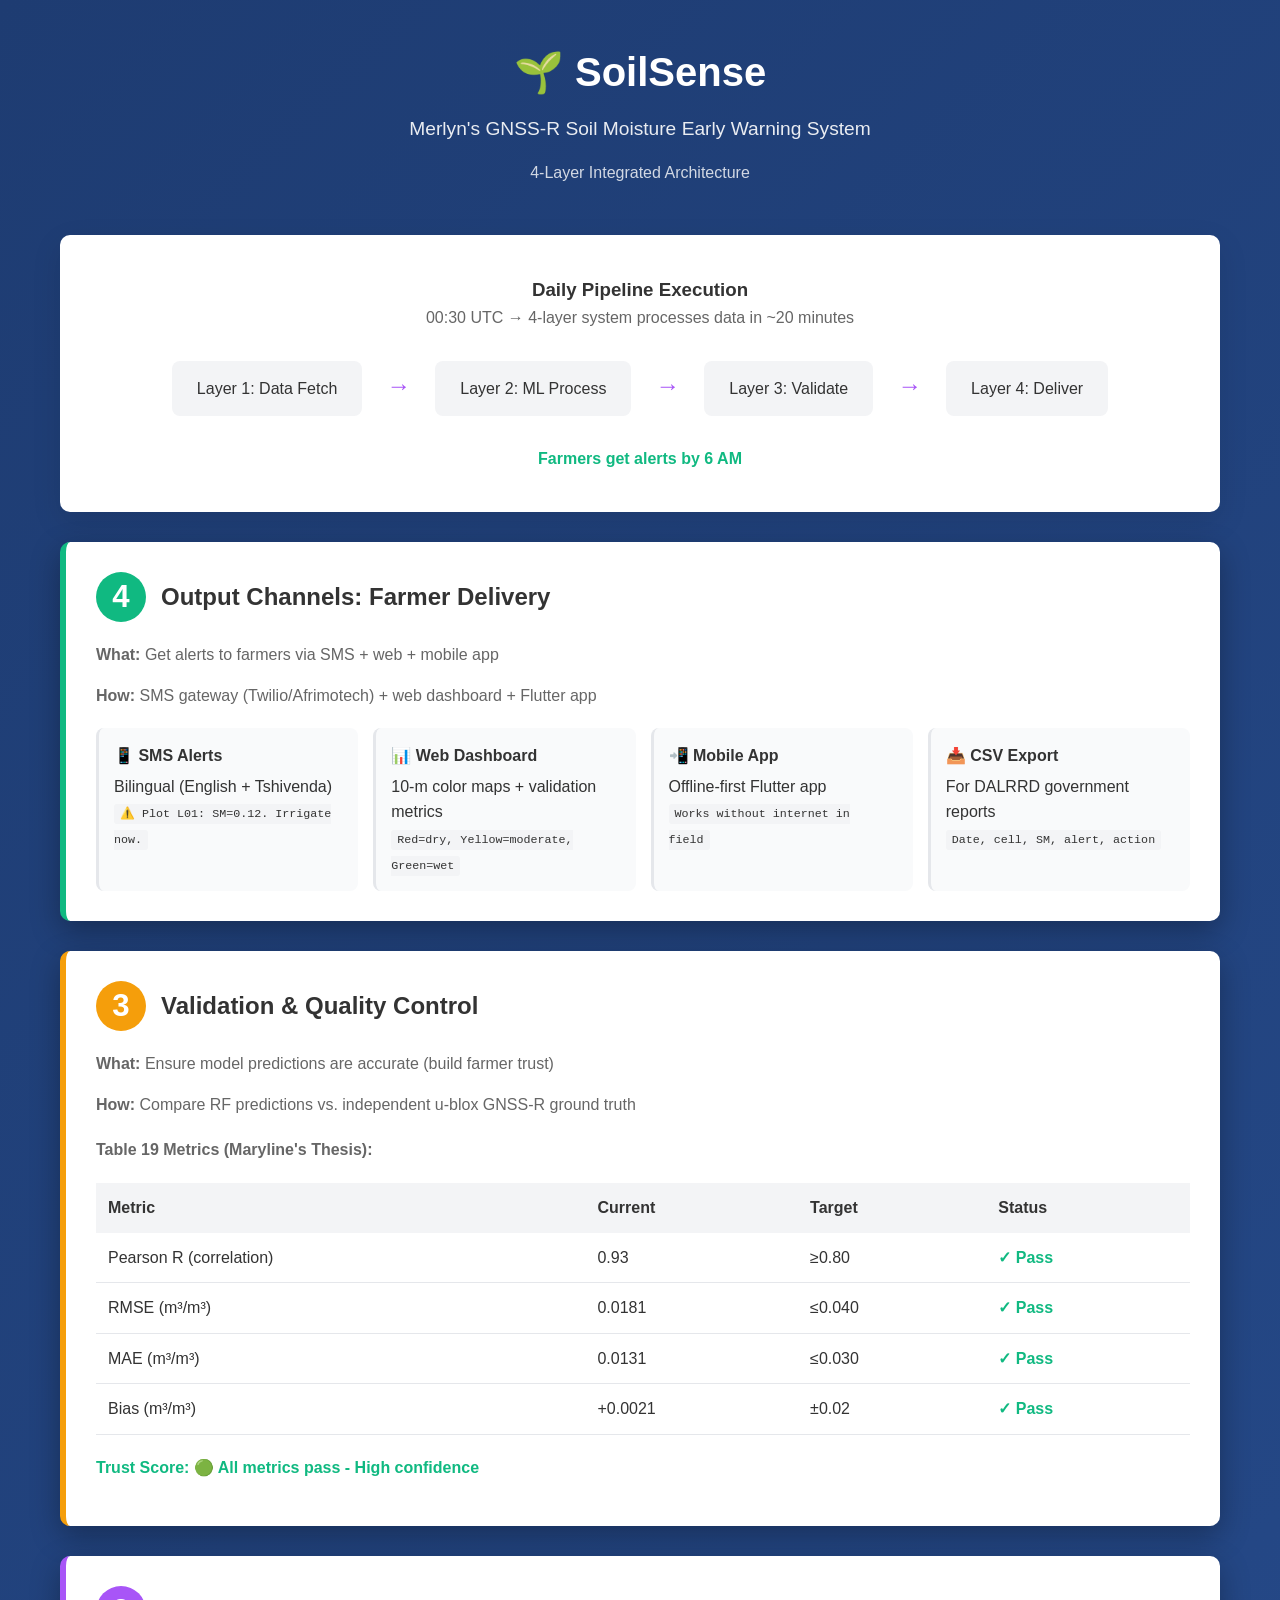
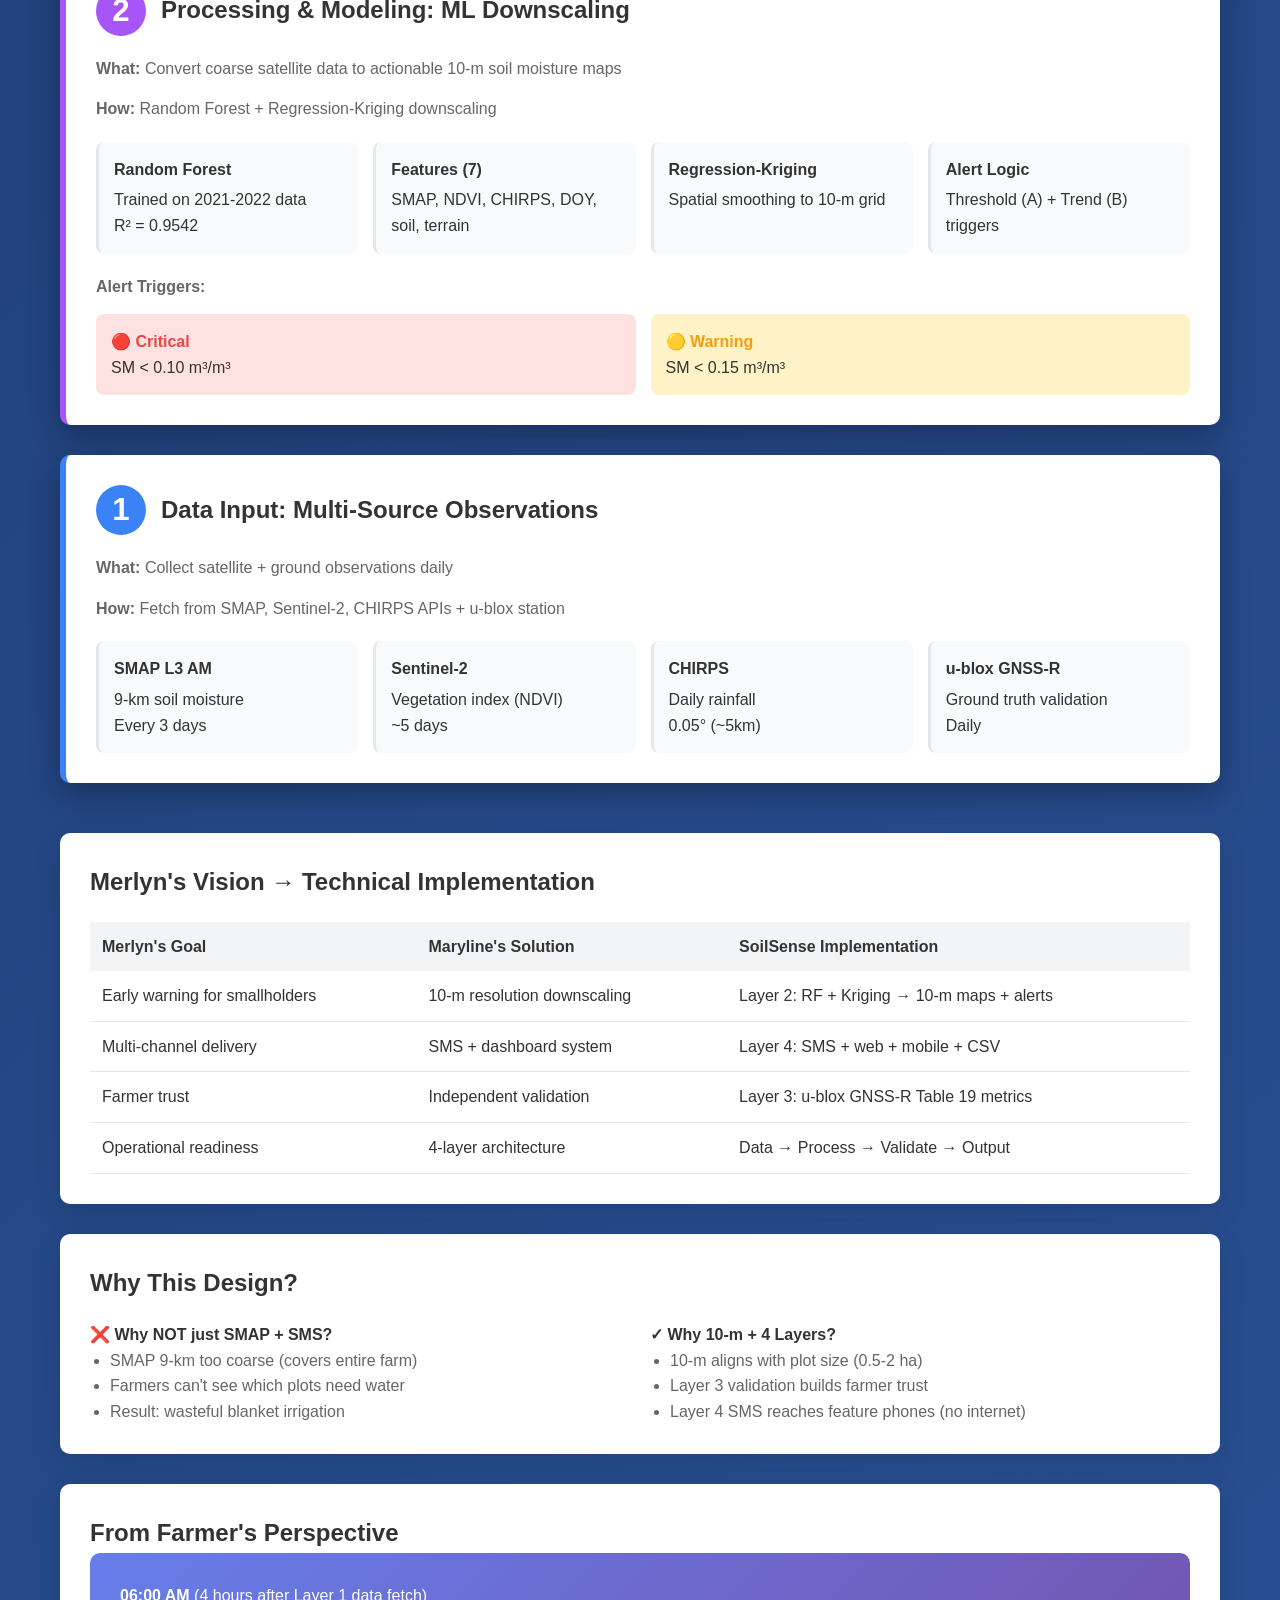
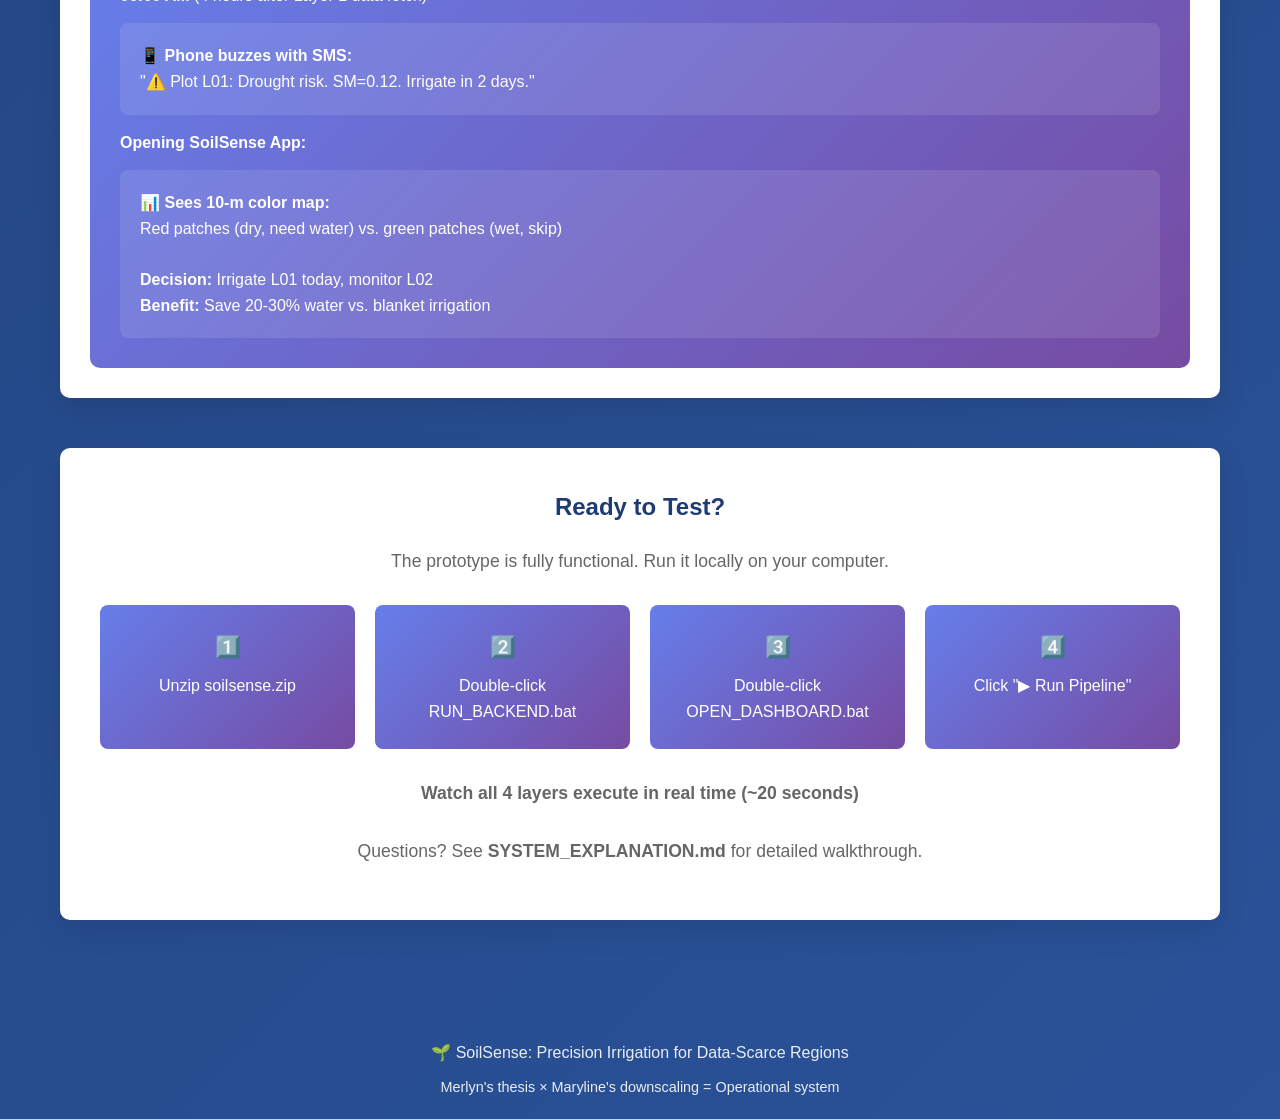
<file: ARCHITECTURE_VISUAL.html>
<!DOCTYPE html>
<html lang="en">
<head>
    <meta charset="UTF-8">
    <meta name="viewport" content="width=device-width, initial-scale=1.0">
    <title>SoilSense Architecture - Visual Guide for Merlyn</title>
    <style>
        * {
            margin: 0;
            padding: 0;
            box-sizing: border-box;
        }

        body {
            font-family: -apple-system, BlinkMacSystemFont, "Segoe UI", Roboto, sans-serif;
            background: linear-gradient(135deg, #1e3c72 0%, #2a5298 100%);
            color: #333;
            line-height: 1.6;
        }

        .container {
            max-width: 1200px;
            margin: 0 auto;
            padding: 40px 20px;
        }

        header {
            text-align: center;
            color: white;
            margin-bottom: 50px;
        }

        h1 {
            font-size: 2.5em;
            margin-bottom: 10px;
        }

        .subtitle {
            font-size: 1.2em;
            opacity: 0.9;
        }

        .architecture {
            display: grid;
            grid-template-columns: 1fr;
            gap: 30px;
            margin-bottom: 50px;
        }

        .layer {
            background: white;
            border-radius: 10px;
            padding: 30px;
            box-shadow: 0 10px 30px rgba(0,0,0,0.3);
            border-left: 6px solid;
            position: relative;
        }

        .layer.layer4 { border-left-color: #10b981; }
        .layer.layer3 { border-left-color: #f59e0b; }
        .layer.layer2 { border-left-color: #a855f7; }
        .layer.layer1 { border-left-color: #3b82f6; }

        .layer h2 {
            display: flex;
            align-items: center;
            gap: 15px;
            margin-bottom: 20px;
            font-size: 1.5em;
        }

        .layer-number {
            display: inline-flex;
            align-items: center;
            justify-content: center;
            width: 50px;
            height: 50px;
            border-radius: 50%;
            font-weight: bold;
            color: white;
            font-size: 1.3em;
        }

        .layer4 .layer-number { background: #10b981; }
        .layer3 .layer-number { background: #f59e0b; }
        .layer2 .layer-number { background: #a855f7; }
        .layer1 .layer-number { background: #3b82f6; }

        .layer p {
            color: #666;
            margin-bottom: 15px;
        }

        .details {
            display: grid;
            grid-template-columns: repeat(auto-fit, minmax(250px, 1fr));
            gap: 15px;
            margin-top: 20px;
        }

        .detail-box {
            background: #f9fafb;
            padding: 15px;
            border-radius: 8px;
            border-left: 3px solid #e5e7eb;
        }

        .detail-box strong {
            display: block;
            margin-bottom: 5px;
            color: #333;
        }

        .detail-box code {
            background: #f3f4f6;
            padding: 3px 6px;
            border-radius: 3px;
            font-size: 0.9em;
        }

        .flow-diagram {
            background: white;
            border-radius: 10px;
            padding: 40px;
            margin: 30px 0;
            text-align: center;
            box-shadow: 0 10px 30px rgba(0,0,0,0.1);
        }

        .flow-step {
            display: inline-block;
            background: #f3f4f6;
            padding: 15px 25px;
            margin: 10px;
            border-radius: 8px;
            font-weight: 500;
        }

        .flow-arrow {
            display: inline-block;
            margin: 0 10px;
            color: #a855f7;
            font-size: 1.5em;
        }

        .comparison {
            background: white;
            border-radius: 10px;
            padding: 30px;
            margin: 30px 0;
            box-shadow: 0 10px 30px rgba(0,0,0,0.1);
        }

        table {
            width: 100%;
            border-collapse: collapse;
            margin-top: 20px;
        }

        th {
            background: #f3f4f6;
            padding: 12px;
            text-align: left;
            font-weight: 600;
        }

        td {
            padding: 12px;
            border-bottom: 1px solid #e5e7eb;
        }

        tr:hover {
            background: #f9fafb;
        }

        .success { color: #10b981; font-weight: bold; }
        .warning { color: #f59e0b; font-weight: bold; }
        .critical { color: #ef4444; font-weight: bold; }

        .cta-section {
            background: white;
            border-radius: 10px;
            padding: 40px;
            text-align: center;
            margin-top: 50px;
            box-shadow: 0 10px 30px rgba(0,0,0,0.1);
        }

        .cta-section h2 {
            margin-bottom: 20px;
            color: #1e3c72;
        }

        .cta-section p {
            font-size: 1.1em;
            color: #666;
            margin-bottom: 15px;
        }

        .steps {
            display: grid;
            grid-template-columns: repeat(auto-fit, minmax(200px, 1fr));
            gap: 20px;
            margin-top: 30px;
        }

        .step {
            background: linear-gradient(135deg, #667eea 0%, #764ba2 100%);
            color: white;
            padding: 25px;
            border-radius: 8px;
            text-align: center;
        }

        .step strong {
            display: block;
            font-size: 1.3em;
            margin-bottom: 10px;
        }

        footer {
            text-align: center;
            color: white;
            margin-top: 60px;
            padding: 20px;
            opacity: 0.9;
        }

        @media (max-width: 768px) {
            h1 { font-size: 1.8em; }
            .details { grid-template-columns: 1fr; }
            .steps { grid-template-columns: 1fr; }
        }
    </style>
</head>
<body>
    <div class="container">
        <header>
            <h1>🌱 SoilSense</h1>
            <p class="subtitle">Merlyn's GNSS-R Soil Moisture Early Warning System</p>
            <p style="margin-top: 15px; opacity: 0.8;">4-Layer Integrated Architecture</p>
        </header>

        <div class="flow-diagram">
            <h3>Daily Pipeline Execution</h3>
            <p style="color: #666; margin-bottom: 20px;">00:30 UTC → 4-layer system processes data in ~20 minutes</p>
            <div>
                <div class="flow-step">Layer 1: Data Fetch</div>
                <div class="flow-arrow">→</div>
                <div class="flow-step">Layer 2: ML Process</div>
                <div class="flow-arrow">→</div>
                <div class="flow-step">Layer 3: Validate</div>
                <div class="flow-arrow">→</div>
                <div class="flow-step">Layer 4: Deliver</div>
            </div>
            <p style="color: #10b981; margin-top: 20px; font-weight: bold;">Farmers get alerts by 6 AM</p>
        </div>

        <!-- LAYER 4 -->
        <div class="architecture">
            <div class="layer layer4">
                <h2>
                    <div class="layer-number">4</div>
                    Output Channels: Farmer Delivery
                </h2>
                <p><strong>What:</strong> Get alerts to farmers via SMS + web + mobile app</p>
                <p><strong>How:</strong> SMS gateway (Twilio/Afrimotech) + web dashboard + Flutter app</p>

                <div class="details">
                    <div class="detail-box">
                        <strong>📱 SMS Alerts</strong>
                        Bilingual (English + Tshivenda)
                        <br><code>⚠️ Plot L01: SM=0.12. Irrigate now.</code>
                    </div>
                    <div class="detail-box">
                        <strong>📊 Web Dashboard</strong>
                        10-m color maps + validation metrics
                        <br><code>Red=dry, Yellow=moderate, Green=wet</code>
                    </div>
                    <div class="detail-box">
                        <strong>📲 Mobile App</strong>
                        Offline-first Flutter app
                        <br><code>Works without internet in field</code>
                    </div>
                    <div class="detail-box">
                        <strong>📥 CSV Export</strong>
                        For DALRRD government reports
                        <br><code>Date, cell, SM, alert, action</code>
                    </div>
                </div>
            </div>

            <!-- LAYER 3 -->
            <div class="layer layer3">
                <h2>
                    <div class="layer-number">3</div>
                    Validation & Quality Control
                </h2>
                <p><strong>What:</strong> Ensure model predictions are accurate (build farmer trust)</p>
                <p><strong>How:</strong> Compare RF predictions vs. independent u-blox GNSS-R ground truth</p>

                <p style="margin-top: 20px;"><strong>Table 19 Metrics (Maryline's Thesis):</strong></p>
                <table>
                    <thead>
                        <tr>
                            <th>Metric</th>
                            <th>Current</th>
                            <th>Target</th>
                            <th>Status</th>
                        </tr>
                    </thead>
                    <tbody>
                        <tr>
                            <td>Pearson R (correlation)</td>
                            <td>0.93</td>
                            <td>≥0.80</td>
                            <td class="success">✓ Pass</td>
                        </tr>
                        <tr>
                            <td>RMSE (m³/m³)</td>
                            <td>0.0181</td>
                            <td>≤0.040</td>
                            <td class="success">✓ Pass</td>
                        </tr>
                        <tr>
                            <td>MAE (m³/m³)</td>
                            <td>0.0131</td>
                            <td>≤0.030</td>
                            <td class="success">✓ Pass</td>
                        </tr>
                        <tr>
                            <td>Bias (m³/m³)</td>
                            <td>+0.0021</td>
                            <td>±0.02</td>
                            <td class="success">✓ Pass</td>
                        </tr>
                    </tbody>
                </table>

                <p style="margin-top: 20px; color: #10b981;"><strong>Trust Score: 🟢 All metrics pass - High confidence</strong></p>
            </div>

            <!-- LAYER 2 -->
            <div class="layer layer2">
                <h2>
                    <div class="layer-number">2</div>
                    Processing & Modeling: ML Downscaling
                </h2>
                <p><strong>What:</strong> Convert coarse satellite data to actionable 10-m soil moisture maps</p>
                <p><strong>How:</strong> Random Forest + Regression-Kriging downscaling</p>

                <div class="details">
                    <div class="detail-box">
                        <strong>Random Forest</strong>
                        Trained on 2021-2022 data
                        <br>R² = 0.9542
                    </div>
                    <div class="detail-box">
                        <strong>Features (7)</strong>
                        SMAP, NDVI, CHIRPS, DOY, soil, terrain
                    </div>
                    <div class="detail-box">
                        <strong>Regression-Kriging</strong>
                        Spatial smoothing to 10-m grid
                    </div>
                    <div class="detail-box">
                        <strong>Alert Logic</strong>
                        Threshold (A) + Trend (B) triggers
                    </div>
                </div>

                <p style="margin-top: 20px;"><strong>Alert Triggers:</strong></p>
                <div style="display: grid; grid-template-columns: 1fr 1fr; gap: 15px;">
                    <div style="background: #fee2e2; padding: 15px; border-radius: 8px;">
                        <strong class="critical">🔴 Critical</strong><br>SM < 0.10 m³/m³
                    </div>
                    <div style="background: #fef3c7; padding: 15px; border-radius: 8px;">
                        <strong class="warning">🟡 Warning</strong><br>SM < 0.15 m³/m³
                    </div>
                </div>
            </div>

            <!-- LAYER 1 -->
            <div class="layer layer1">
                <h2>
                    <div class="layer-number">1</div>
                    Data Input: Multi-Source Observations
                </h2>
                <p><strong>What:</strong> Collect satellite + ground observations daily</p>
                <p><strong>How:</strong> Fetch from SMAP, Sentinel-2, CHIRPS APIs + u-blox station</p>

                <div class="details">
                    <div class="detail-box">
                        <strong>SMAP L3 AM</strong>
                        9-km soil moisture
                        <br>Every 3 days
                    </div>
                    <div class="detail-box">
                        <strong>Sentinel-2</strong>
                        Vegetation index (NDVI)
                        <br>~5 days
                    </div>
                    <div class="detail-box">
                        <strong>CHIRPS</strong>
                        Daily rainfall
                        <br>0.05° (~5km)
                    </div>
                    <div class="detail-box">
                        <strong>u-blox GNSS-R</strong>
                        Ground truth validation
                        <br>Daily
                    </div>
                </div>
            </div>
        </div>

        <!-- ARCHITECTURE COMPARISON -->
        <div class="comparison">
            <h2>Merlyn's Vision → Technical Implementation</h2>
            <table>
                <thead>
                    <tr>
                        <th>Merlyn's Goal</th>
                        <th>Maryline's Solution</th>
                        <th>SoilSense Implementation</th>
                    </tr>
                </thead>
                <tbody>
                    <tr>
                        <td>Early warning for smallholders</td>
                        <td>10-m resolution downscaling</td>
                        <td>Layer 2: RF + Kriging → 10-m maps + alerts</td>
                    </tr>
                    <tr>
                        <td>Multi-channel delivery</td>
                        <td>SMS + dashboard system</td>
                        <td>Layer 4: SMS + web + mobile + CSV</td>
                    </tr>
                    <tr>
                        <td>Farmer trust</td>
                        <td>Independent validation</td>
                        <td>Layer 3: u-blox GNSS-R Table 19 metrics</td>
                    </tr>
                    <tr>
                        <td>Operational readiness</td>
                        <td>4-layer architecture</td>
                        <td>Data → Process → Validate → Output</td>
                    </tr>
                </tbody>
            </table>
        </div>

        <!-- KEY DECISIONS -->
        <div class="comparison">
            <h2>Why This Design?</h2>
            <div style="display: grid; grid-template-columns: 1fr 1fr; gap: 20px; margin-top: 20px;">
                <div>
                    <h4>❌ Why NOT just SMAP + SMS?</h4>
                    <ul style="margin-left: 20px; color: #666;">
                        <li>SMAP 9-km too coarse (covers entire farm)</li>
                        <li>Farmers can't see which plots need water</li>
                        <li>Result: wasteful blanket irrigation</li>
                    </ul>
                </div>
                <div>
                    <h4>✓ Why 10-m + 4 Layers?</h4>
                    <ul style="margin-left: 20px; color: #666;">
                        <li>10-m aligns with plot size (0.5-2 ha)</li>
                        <li>Layer 3 validation builds farmer trust</li>
                        <li>Layer 4 SMS reaches feature phones (no internet)</li>
                    </ul>
                </div>
            </div>
        </div>

        <!-- WHAT FARMER EXPERIENCES -->
        <div class="comparison">
            <h2>From Farmer's Perspective</h2>
            <div style="background: linear-gradient(135deg, #667eea 0%, #764ba2 100%); color: white; padding: 30px; border-radius: 10px;">
                <p style="margin-bottom: 15px;"><strong>06:00 AM</strong> (4 hours after Layer 1 data fetch)</p>
                <div style="background: rgba(255,255,255,0.1); padding: 20px; border-radius: 8px; margin-bottom: 15px;">
                    📱 <strong>Phone buzzes with SMS:</strong><br>
                    "⚠️ Plot L01: Drought risk. SM=0.12. Irrigate in 2 days."
                </div>

                <p style="margin-bottom: 15px;"><strong>Opening SoilSense App:</strong></p>
                <div style="background: rgba(255,255,255,0.1); padding: 20px; border-radius: 8px;">
                    📊 <strong>Sees 10-m color map:</strong><br>
                    Red patches (dry, need water) vs. green patches (wet, skip)
                    <br><br>
                    <strong>Decision:</strong> Irrigate L01 today, monitor L02<br>
                    <strong>Benefit:</strong> Save 20-30% water vs. blanket irrigation
                </div>
            </div>
        </div>

        <!-- NEXT STEPS -->
        <div class="cta-section">
            <h2>Ready to Test?</h2>
            <p>The prototype is fully functional. Run it locally on your computer.</p>

            <div class="steps">
                <div class="step">
                    <strong>1️⃣</strong>
                    Unzip soilsense.zip
                </div>
                <div class="step">
                    <strong>2️⃣</strong>
                    Double-click RUN_BACKEND.bat
                </div>
                <div class="step">
                    <strong>3️⃣</strong>
                    Double-click OPEN_DASHBOARD.bat
                </div>
                <div class="step">
                    <strong>4️⃣</strong>
                    Click "▶ Run Pipeline"
                </div>
            </div>

            <p style="margin-top: 30px; font-size: 1.1em;"><strong>Watch all 4 layers execute in real time (~20 seconds)</strong></p>

            <p style="margin-top: 30px; color: #666;">Questions? See <strong>SYSTEM_EXPLANATION.md</strong> for detailed walkthrough.</p>
        </div>
    </div>

    <footer>
        <p>🌱 SoilSense: Precision Irrigation for Data-Scarce Regions</p>
        <p style="margin-top: 10px; font-size: 0.9em;">Merlyn's thesis × Maryline's downscaling = Operational system</p>
    </footer>
</body>
</html>
</file>
